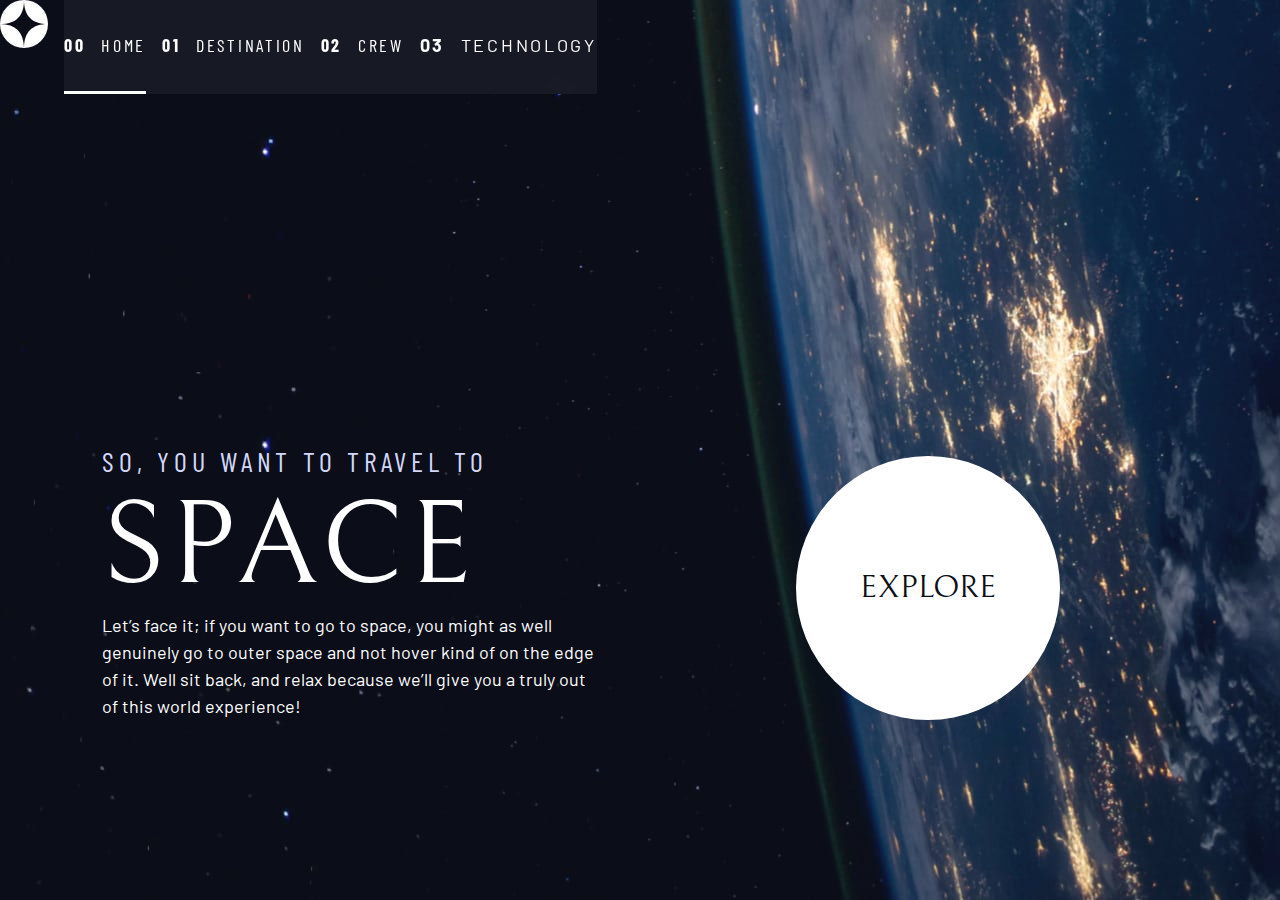
<file: starter-code/index.html>
<!DOCTYPE html>
<html lang="en">
  <head>
    <meta charset="UTF-8" />
    <meta name="viewport" content="width=device-width, initial-scale=1.0" />

    <link
      rel="icon"
      type="image/png"
      sizes="32x32"
      href="./assets/favicon-32x32.png"
    />
    <!-- Link to Our External CSS File -->
    <link rel="stylesheet" href="index.css" />
    <!-- -Google Fonts -->
    <link rel="preconnect" href="https://fonts.googleapis.com" />
    <link rel="preconnect" href="https://fonts.gstatic.com" crossorigin />
    <link
      href="https://fonts.googleapis.com/css2?family=Barlow+Condensed:wght@400;700&family=Barlow:wght@400;700&family=Bellefair&display=swap"
      rel="stylesheet"
    />
    <title>Frontend Mentor | Space tourism website</title>
    <script src="index.js" defer></script>
  </head>
  <body class="home">
    <header class="primary-header flex">
      <div>
        <img
          src="./assets/shared/logo.svg"
          alt="space tourism logo"
          class="logo"
        />
      </div>
      <!-- Button to Open & Close Navigation Panel -->
      <!-- ------------- Adding aria-controls for accessibility --------- -->
      <button
        class="mobile-nav-toggle"
        aria-controls="primary-navigation"
        aria-expanded="false"
      >
        <span class="sr-only">Menu</span>
      </button>
      <!-- My Navigation Panel -->
      <nav>
        <ul
          data-visible="false"
          class="primary-navigation underline-indicators flex uppercase"
        >
          <li class="active">
            <a
              class="ff-sans-cond text-white letter-spacing-2"
              href="index.html"
            >
              <span>00</span> Home</a
            >
          </li>
          <li>
            <a
              class="ff-sans-cond text-white letter-spacing-2"
              href="destination.html"
            >
              <span>01</span> Destination</a
            >
          </li>
          <li>
            <a class="ff-sans-cond text-white letter-spacing-2" href="crew.html"
              ><span>02</span> Crew</a
            >
          </li>
          <li>
            <a class="text-white letter-spacing-2" href="technology.html"
              ><span>03</span> Technology</a
            >
          </li>
        </ul>
      </nav>
    </header>
    <div class="grid-container grid-container--home">
      <div>
        <h1 class="text-light fs-500 ff-sans-cond uppercase letter-spacing-1">
          So, you want to travel to
          <span class="d-block fs-900 ff-serif text-white">Space</span>
        </h1>
        <p>
          Let’s face it; if you want to go to space, you might as well genuinely
          go to outer space and not hover kind of on the edge of it. Well sit
          back, and relax because we’ll give you a truly out of this world
          experience!
        </p>
      </div>
      <div>
        <a href="#" class="large-button uppercase ff-serif text-dark bg-white"
          >Explore</a
        >
      </div>
    </div>
  </body>
</html>
</file>
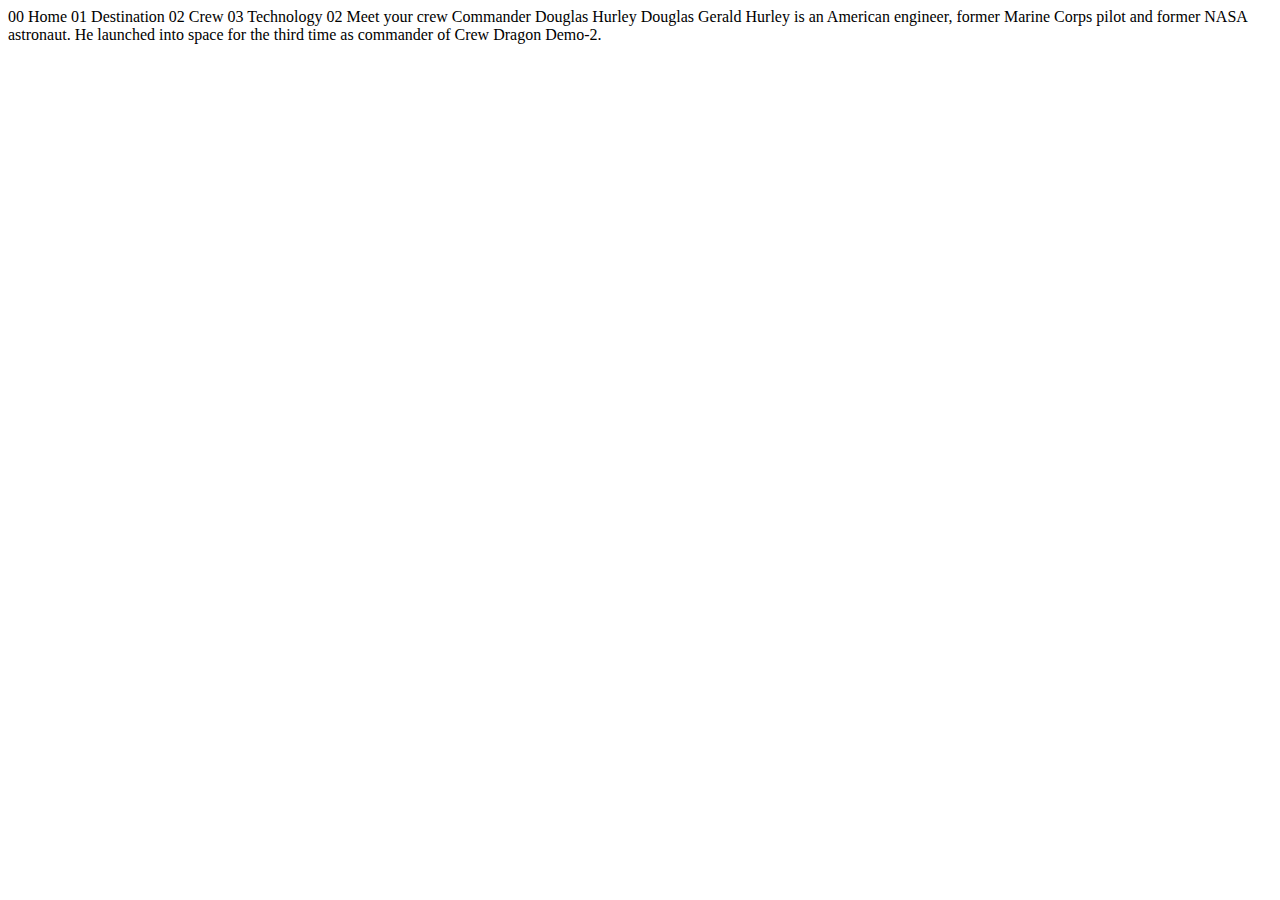
<file: starter-code/crew-commander.html>
<!DOCTYPE html>
<html lang="en">
<head>
  <meta charset="UTF-8">
  <meta name="viewport" content="width=device-width, initial-scale=1.0">

  <link rel="icon" type="image/png" sizes="32x32" href="./assets/favicon-32x32.png">
  
  <title>Frontend Mentor | Space tourism website</title>
</head>
<body>

  00 Home
  01 Destination
  02 Crew
  03 Technology

  02 Meet your crew

  Commander
  Douglas Hurley

  Douglas Gerald Hurley is an American engineer, former Marine Corps pilot 
  and former NASA astronaut. He launched into space for the third time as 
  commander of Crew Dragon Demo-2.
</body>
</html>
</file>
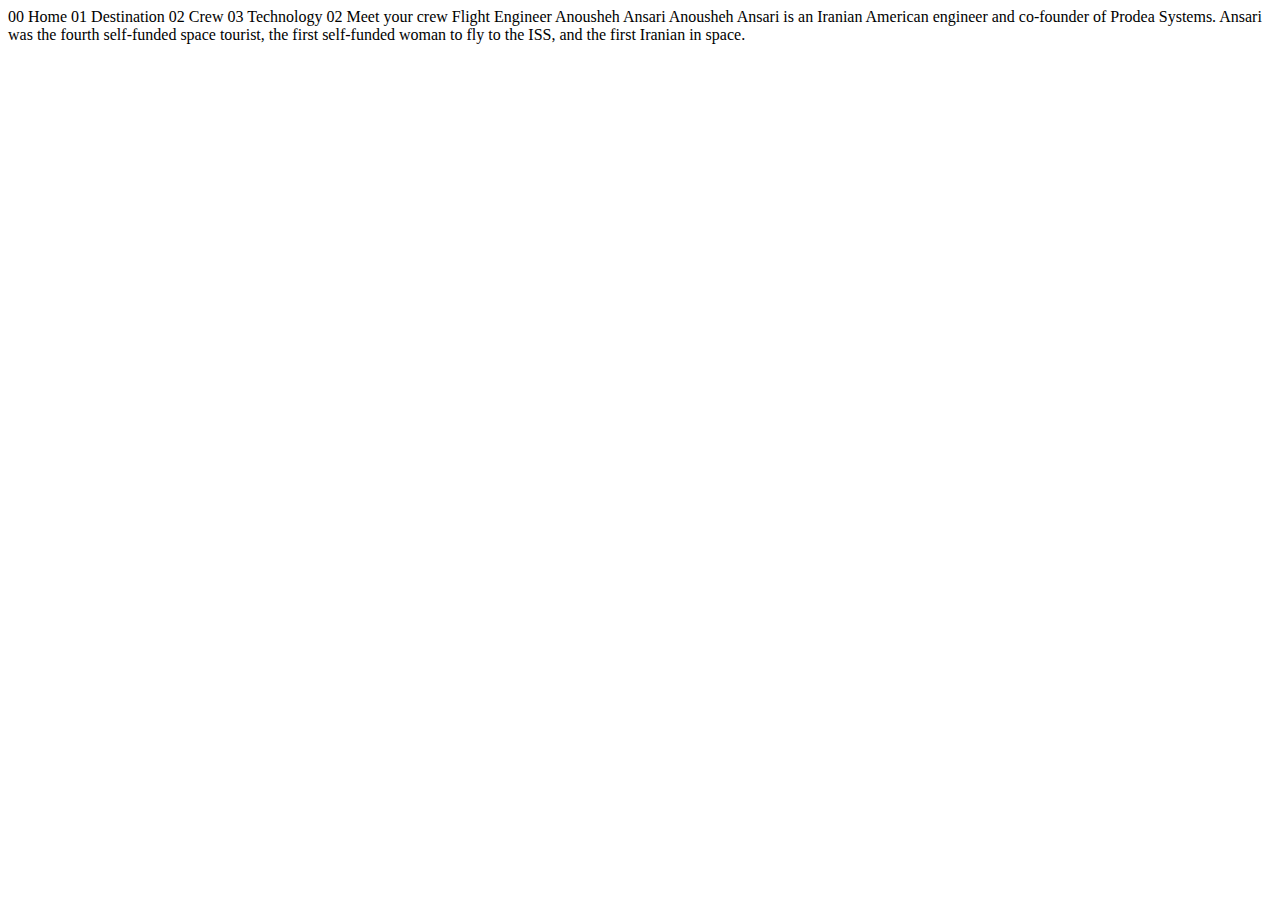
<file: starter-code/crew-engineer.html>
<!DOCTYPE html>
<html lang="en">
<head>
  <meta charset="UTF-8">
  <meta name="viewport" content="width=device-width, initial-scale=1.0">

  <link rel="icon" type="image/png" sizes="32x32" href="./assets/favicon-32x32.png">
  
  <title>Frontend Mentor | Space tourism website</title>
</head>
<body>

  00 Home
  01 Destination
  02 Crew
  03 Technology

  02 Meet your crew

  Flight Engineer
  Anousheh Ansari

  Anousheh Ansari is an Iranian American engineer and co-founder of Prodea Systems. 
  Ansari was the fourth self-funded space tourist, the first self-funded woman to 
  fly to the ISS, and the first Iranian in space. 
</body>
</html>
</file>
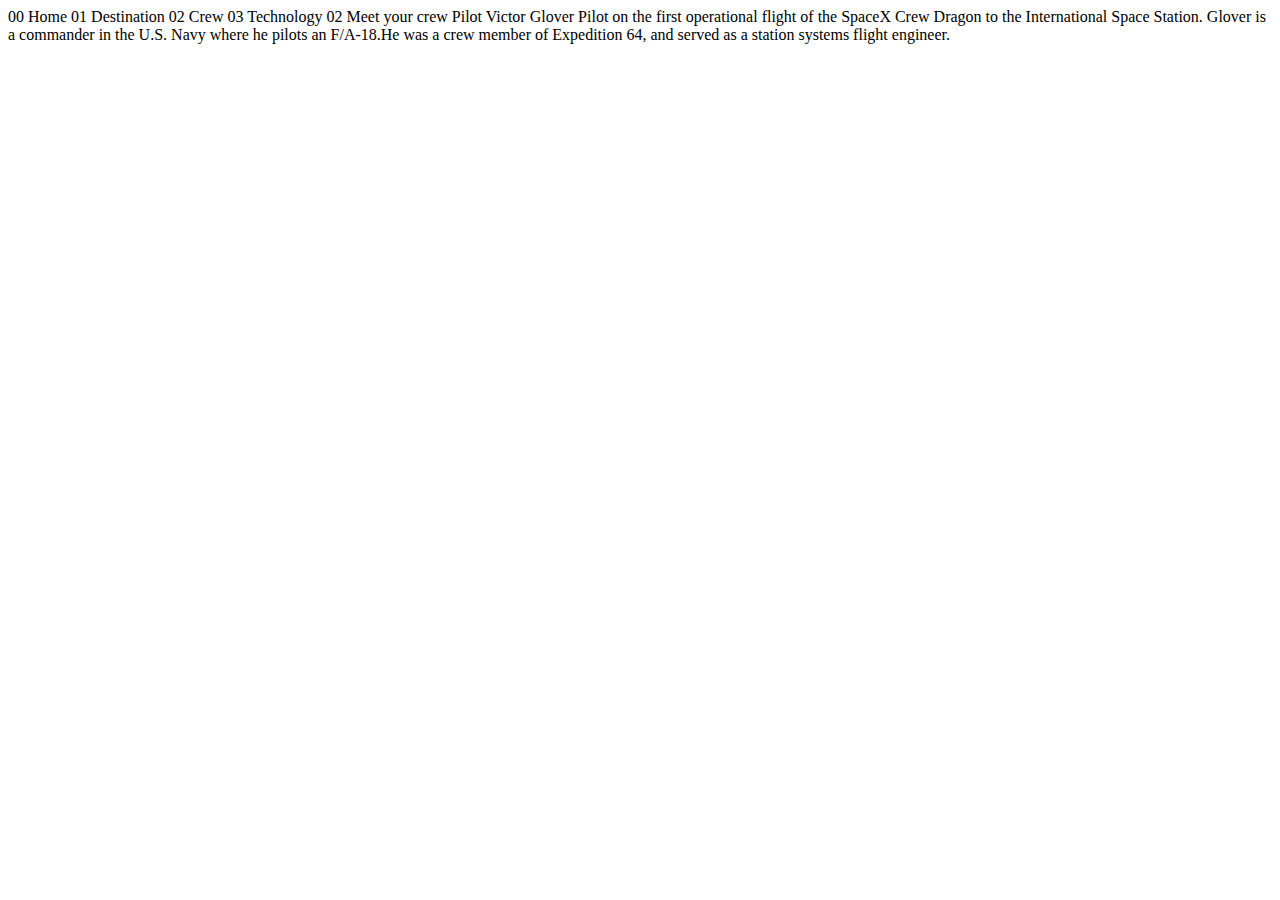
<file: starter-code/crew-pilot.html>
<!DOCTYPE html>
<html lang="en">
<head>
  <meta charset="UTF-8">
  <meta name="viewport" content="width=device-width, initial-scale=1.0">

  <link rel="icon" type="image/png" sizes="32x32" href="./assets/favicon-32x32.png">
  
  <title>Frontend Mentor | Space tourism website</title>
</head>
<body>

  00 Home
  01 Destination
  02 Crew
  03 Technology

  02 Meet your crew

  Pilot
  Victor Glover

  Pilot on the first operational flight of the SpaceX Crew Dragon to the 
  International Space Station. Glover is a commander in the U.S. Navy where 
  he pilots an F/A-18.He was a crew member of Expedition 64, and served as a 
  station systems flight engineer. 
</body>
</html>
</file>
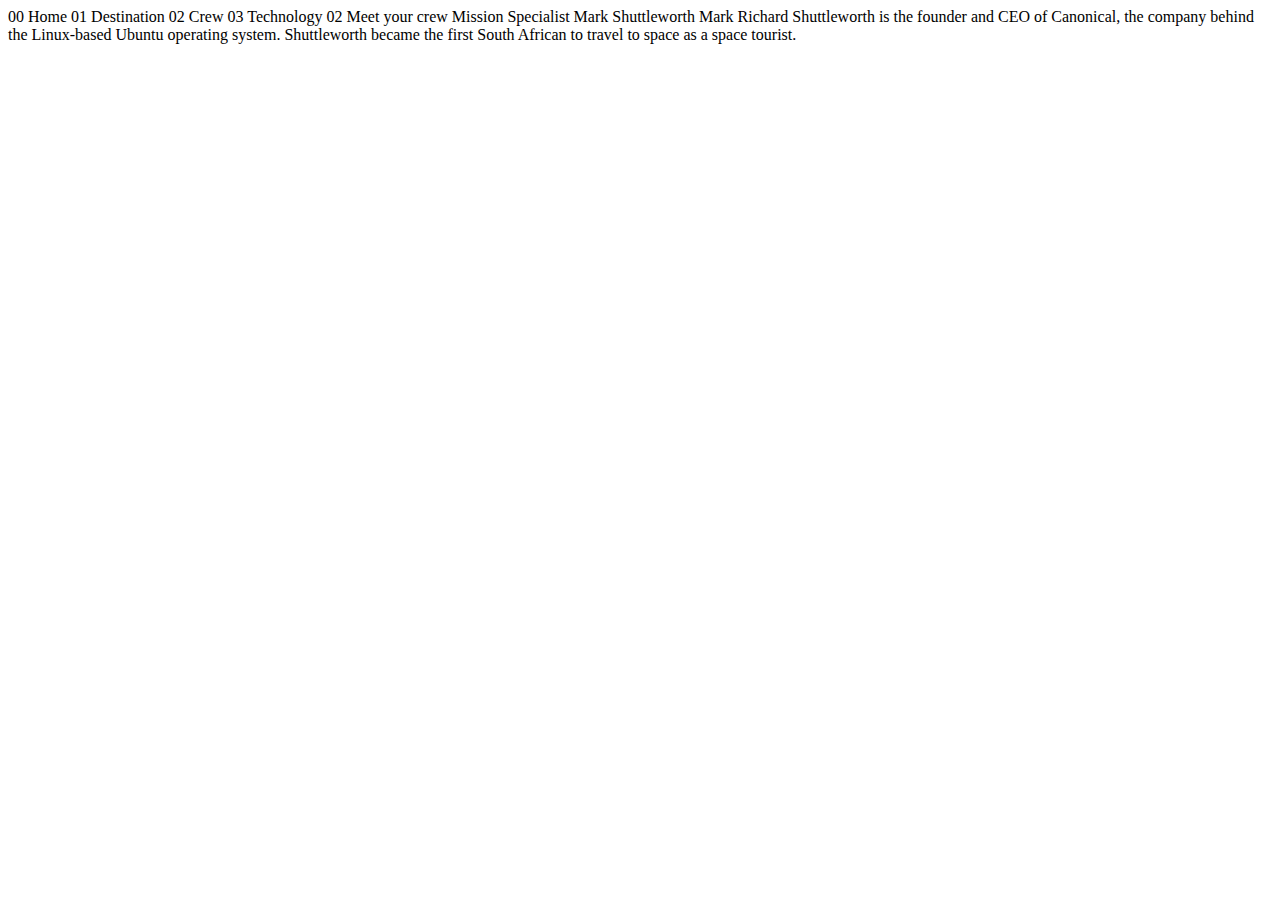
<file: starter-code/crew-specialist.html>
<!DOCTYPE html>
<html lang="en">
<head>
  <meta charset="UTF-8">
  <meta name="viewport" content="width=device-width, initial-scale=1.0">

  <link rel="icon" type="image/png" sizes="32x32" href="./assets/favicon-32x32.png">
  
  <title>Frontend Mentor | Space tourism website</title>
</head>
<body>

  00 Home
  01 Destination
  02 Crew
  03 Technology

  02 Meet your crew

  Mission Specialist
  Mark Shuttleworth

  Mark Richard Shuttleworth is the founder and CEO of Canonical, the company behind 
  the Linux-based Ubuntu operating system. Shuttleworth became the first South 
  African to travel to space as a space tourist.
</body>
</html>
</file>
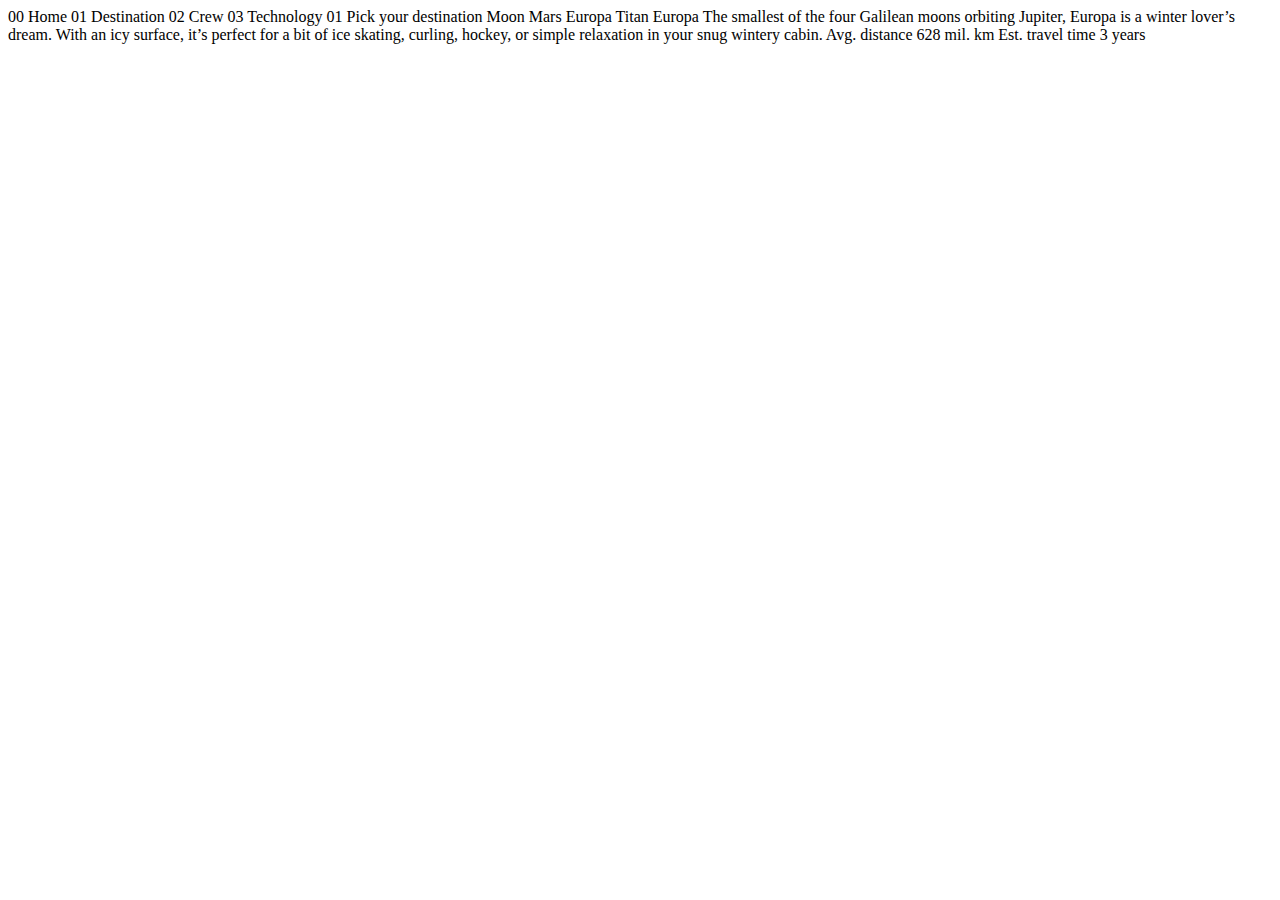
<file: starter-code/destination-europa.html>
<!DOCTYPE html>
<html lang="en">
<head>
  <meta charset="UTF-8">
  <meta name="viewport" content="width=device-width, initial-scale=1.0">

  <link rel="icon" type="image/png" sizes="32x32" href="./assets/favicon-32x32.png">
  
  <title>Frontend Mentor | Space tourism website</title>
</head>
<body>

  00 Home
  01 Destination
  02 Crew
  03 Technology

  01 Pick your destination

  Moon
  Mars
  Europa
  Titan

  Europa

  The smallest of the four Galilean moons orbiting Jupiter, Europa is a 
  winter lover’s dream. With an icy surface, it’s perfect for a bit of 
  ice skating, curling, hockey, or simple relaxation in your snug 
  wintery cabin.

  Avg. distance
  628 mil. km

  Est. travel time
  3 years
</body>
</html>
</file>
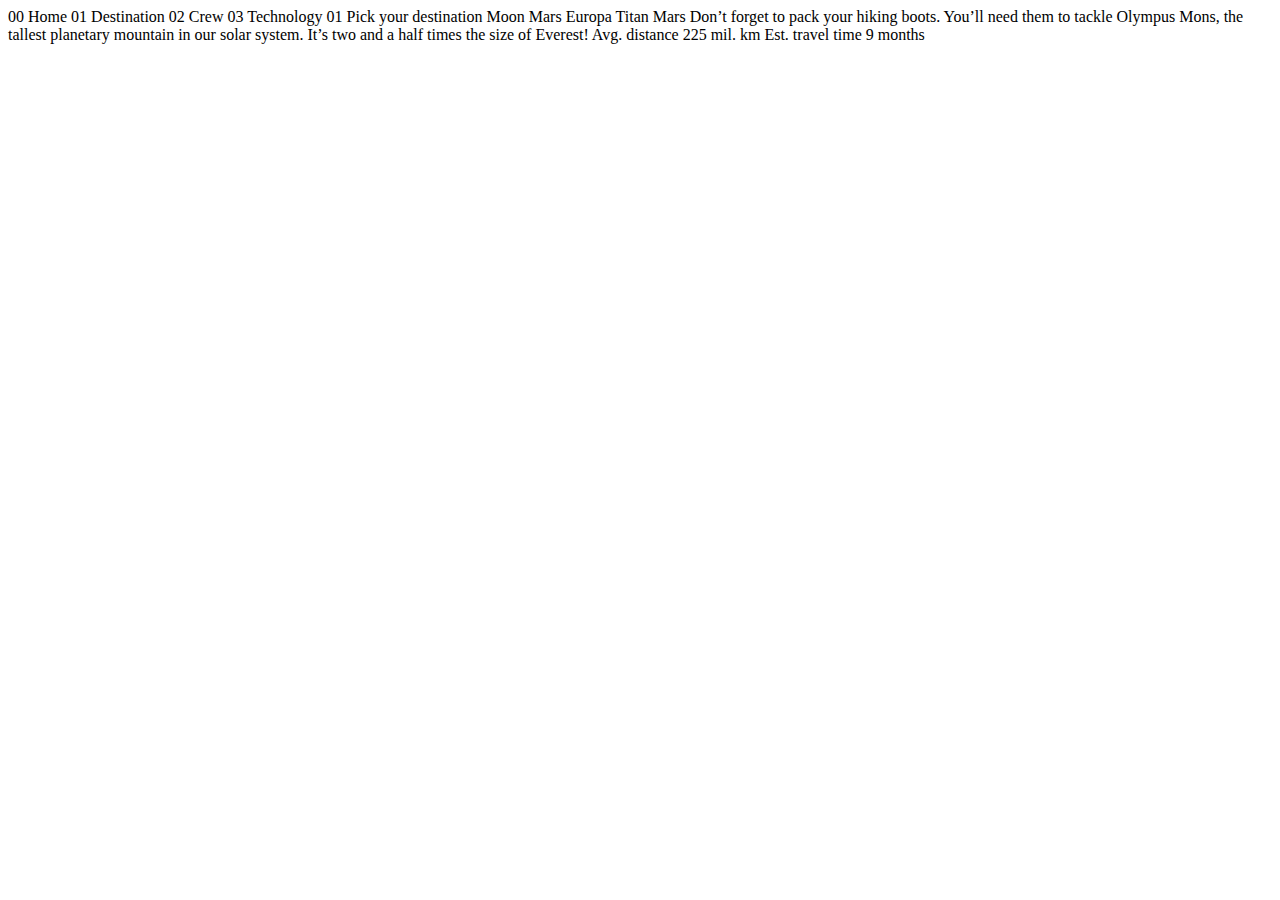
<file: starter-code/destination-mars.html>
<!DOCTYPE html>
<html lang="en">
<head>
  <meta charset="UTF-8">
  <meta name="viewport" content="width=device-width, initial-scale=1.0">

  <link rel="icon" type="image/png" sizes="32x32" href="./assets/favicon-32x32.png">
  
  <title>Frontend Mentor | Space tourism website</title>
</head>
<body>

  00 Home
  01 Destination
  02 Crew
  03 Technology

  01 Pick your destination

  Moon
  Mars
  Europa
  Titan

  Mars

  Don’t forget to pack your hiking boots. You’ll need them to tackle Olympus Mons, 
  the tallest planetary mountain in our solar system. It’s two and a half times 
  the size of Everest!

  Avg. distance
  225 mil. km

  Est. travel time
  9 months
</body>
</html>
</file>
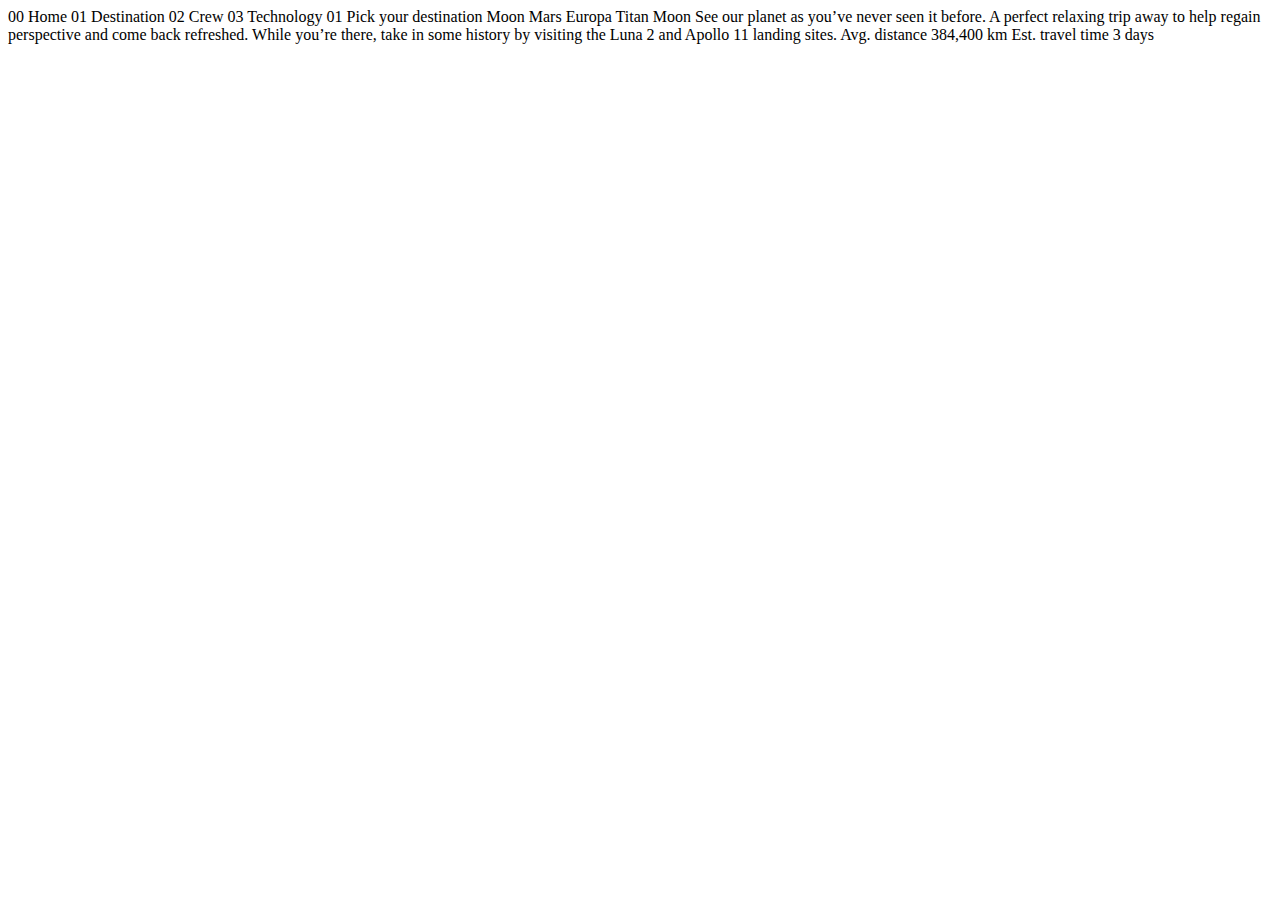
<file: starter-code/destination-moon.html>
<!DOCTYPE html>
<html lang="en">
<head>
  <meta charset="UTF-8">
  <meta name="viewport" content="width=device-width, initial-scale=1.0">

  <link rel="icon" type="image/png" sizes="32x32" href="./assets/favicon-32x32.png">
  
  <title>Frontend Mentor | Space tourism website</title>
</head>
<body>

  00 Home
  01 Destination
  02 Crew
  03 Technology

  01 Pick your destination

  Moon
  Mars
  Europa
  Titan

  Moon

  See our planet as you’ve never seen it before. A perfect relaxing trip away to help 
  regain perspective and come back refreshed. While you’re there, take in some history 
  by visiting the Luna 2 and Apollo 11 landing sites.

  Avg. distance
  384,400 km

  Est. travel time
  3 days
</body>
</html>
</file>
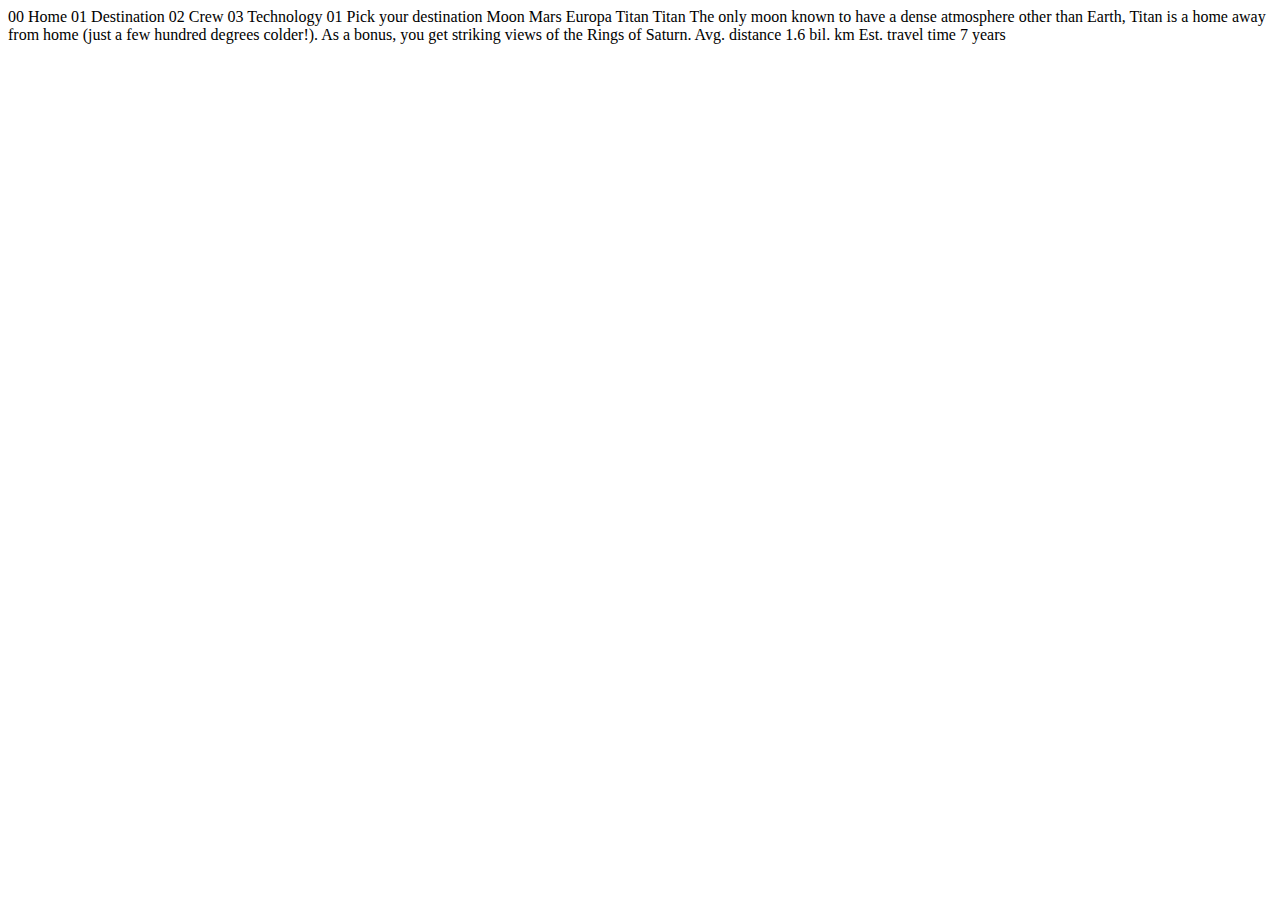
<file: starter-code/destination-titan.html>
<!DOCTYPE html>
<html lang="en">
<head>
  <meta charset="UTF-8">
  <meta name="viewport" content="width=device-width, initial-scale=1.0">

  <link rel="icon" type="image/png" sizes="32x32" href="./assets/favicon-32x32.png">
  
  <title>Frontend Mentor | Space tourism website</title>
</head>
<body>

  00 Home
  01 Destination
  02 Crew
  03 Technology

  01 Pick your destination

  Moon
  Mars
  Europa
  Titan

  Titan

  The only moon known to have a dense atmosphere other than Earth, Titan 
  is a home away from home (just a few hundred degrees colder!). As a 
  bonus, you get striking views of the Rings of Saturn.

  Avg. distance
  1.6 bil. km

  Est. travel time
  7 years
</body>
</html>
</file>
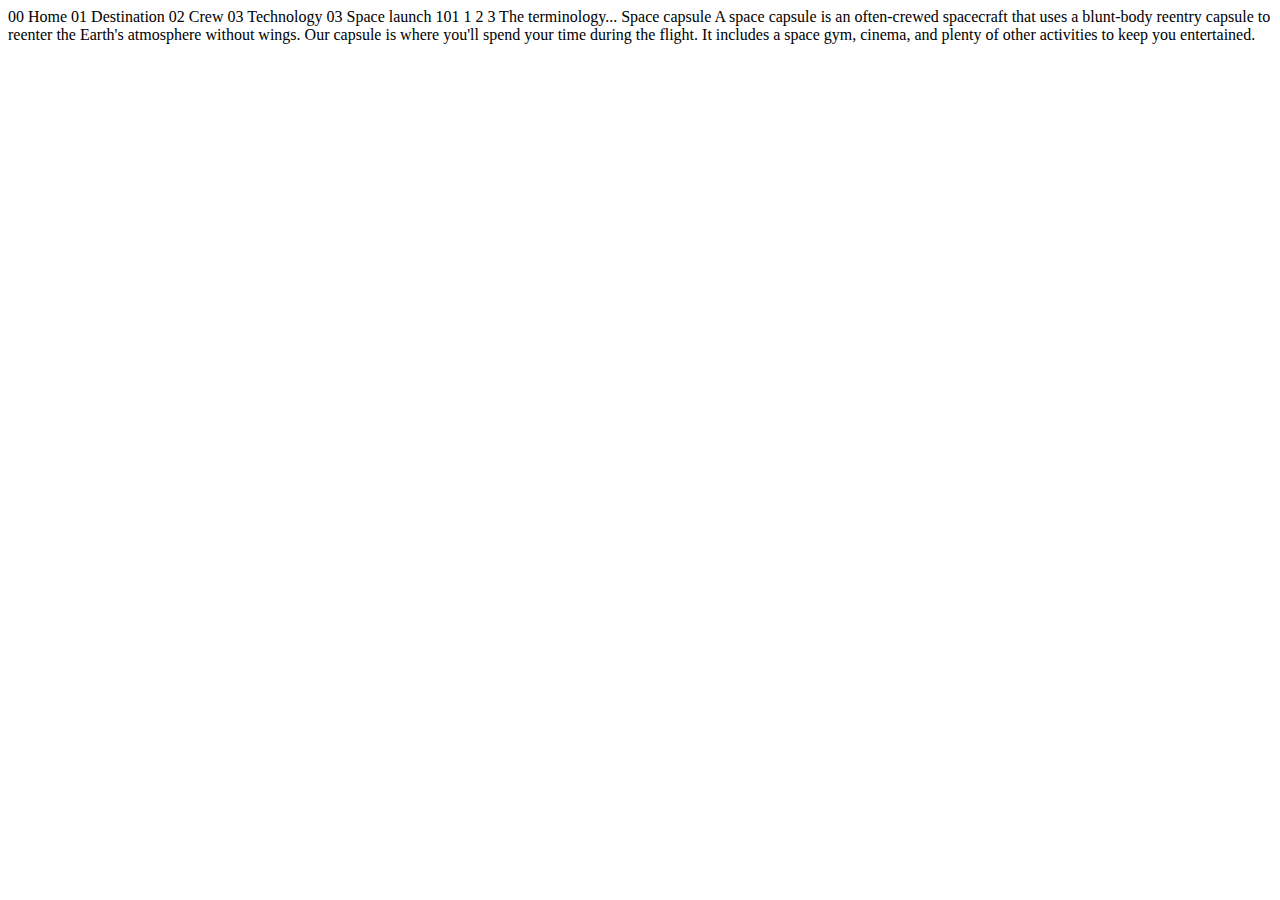
<file: starter-code/technology-capsule.html>
<!DOCTYPE html>
<html lang="en">
<head>
  <meta charset="UTF-8">
  <meta name="viewport" content="width=device-width, initial-scale=1.0">

  <link rel="icon" type="image/png" sizes="32x32" href="./assets/favicon-32x32.png">
  
  <title>Frontend Mentor | Space tourism website</title>
</head>
<body>

  00 Home
  01 Destination
  02 Crew
  03 Technology

  03 Space launch 101

  1
  2
  3

  The terminology...
  Space capsule

  A space capsule is an often-crewed spacecraft that uses a blunt-body reentry 
  capsule to reenter the Earth's atmosphere without wings. Our capsule is where 
  you'll spend your time during the flight. It includes a space gym, cinema, 
  and plenty of other activities to keep you entertained.
</body>
</html>
</file>
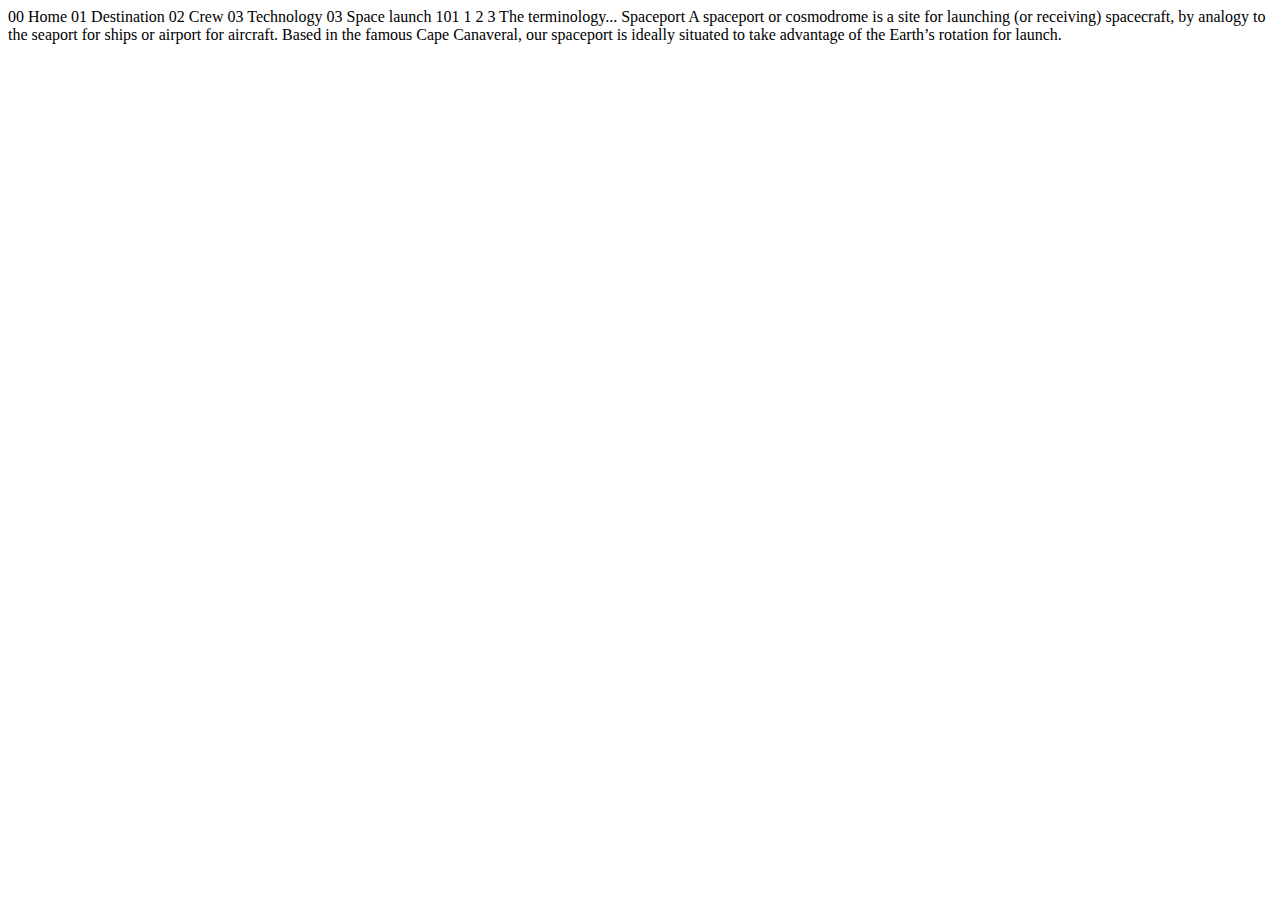
<file: starter-code/technology-spaceport.html>
<!DOCTYPE html>
<html lang="en">
<head>
  <meta charset="UTF-8">
  <meta name="viewport" content="width=device-width, initial-scale=1.0">

  <link rel="icon" type="image/png" sizes="32x32" href="./assets/favicon-32x32.png">
  
  <title>Frontend Mentor | Space tourism website</title>
</head>
<body>

  00 Home
  01 Destination
  02 Crew
  03 Technology

  03 Space launch 101

  1
  2
  3

  The terminology...
  Spaceport

  A spaceport or cosmodrome is a site for launching (or receiving) spacecraft, 
  by analogy to the seaport for ships or airport for aircraft. Based in the 
  famous Cape Canaveral, our spaceport is ideally situated to take advantage 
  of the Earth’s rotation for launch.
</body>
</html>
</file>
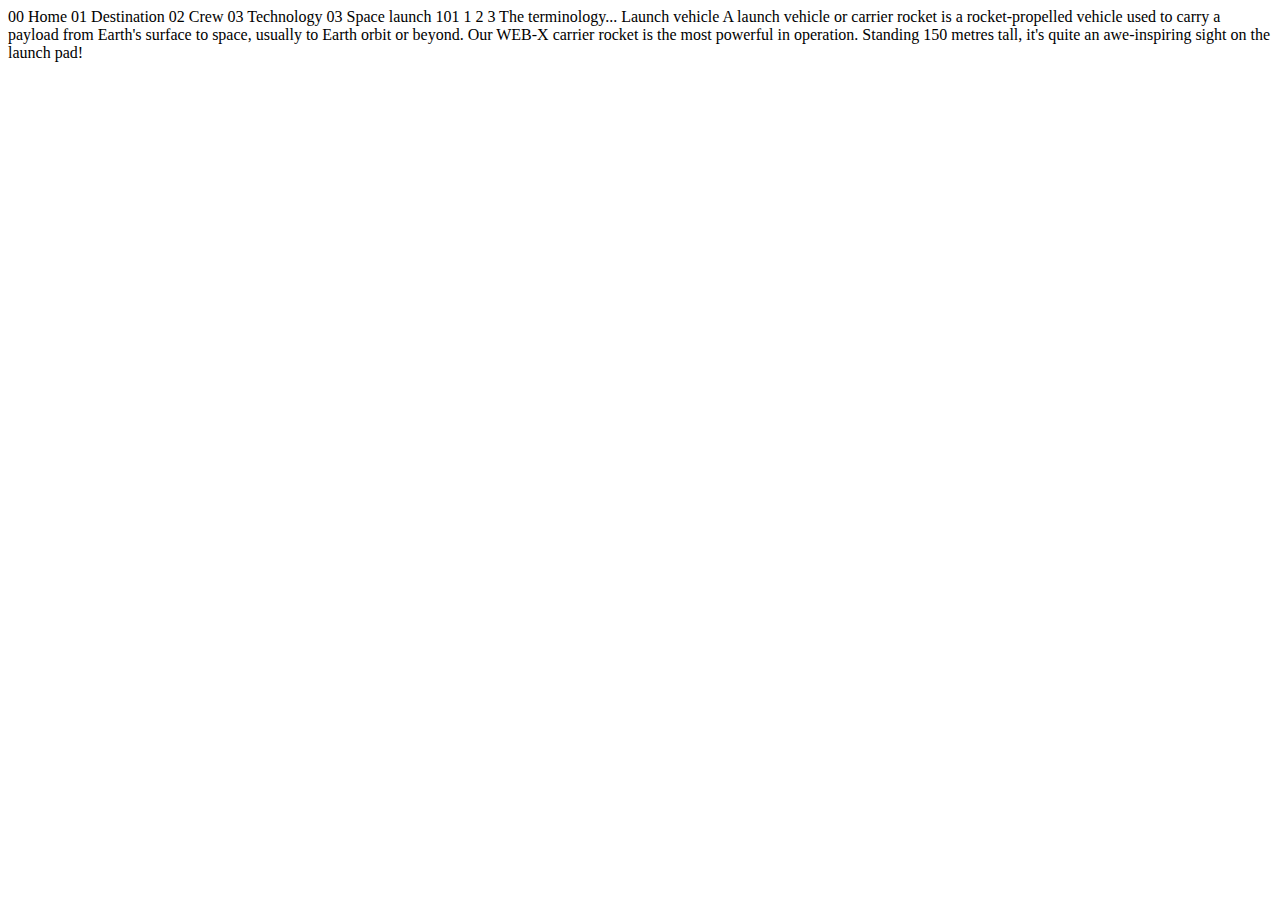
<file: starter-code/technology-vehicle.html>
<!DOCTYPE html>
<html lang="en">
<head>
  <meta charset="UTF-8">
  <meta name="viewport" content="width=device-width, initial-scale=1.0">

  <link rel="icon" type="image/png" sizes="32x32" href="./assets/favicon-32x32.png">
  
  <title>Frontend Mentor | Space tourism website</title>
</head>
<body>

  00 Home
  01 Destination
  02 Crew
  03 Technology

  03 Space launch 101

  1
  2
  3

  The terminology...
  Launch vehicle

  A launch vehicle or carrier rocket is a rocket-propelled vehicle used to carry a 
  payload from Earth's surface to space, usually to Earth orbit or beyond. Our 
  WEB-X carrier rocket is the most powerful in operation. Standing 150 metres tall, 
  it's quite an awe-inspiring sight on the launch pad!
</body>
</html>
</file>
<file: starter-code/index.css>
/* Reference For CSS Style Resets */
/* https://piccalil.li/blog/a-modern-css-reset/ */

/* -------------------------- */
/* Custom Properties */
/* -------------------------- */

:root {
  /* ---Colors------- */
  --color-dark: 230 35% 7%;
  --color-light: 231 77% 90%;
  --color-white: 0 0% 100%;
  /* ---- fonts ------ */
  /* The bigger the font-weight,the bigger the font-size */
  /* The smaller the font-weights,the smaller the font-size */
  /* Font-weights Representing Font Sizes */
  /* ----- Smallest Font Sizes For Mobile Design ------ */
  /* ------- Later will be reset when screen size increases ------ */
  --fs-900: clamp(5rem, 8vw + 1rem, 9.375rem);
  --fs-800: 3.5rem;
  --fs-700: 1.5rem;
  --fs-600: 1rem;
  --fs-500: 1.75rem;
  --fs-400: 0.9375rem;
  --fs-300: 1rem;
  --fs-200: 0.875rem;
  /* ---- font family ------- */
  --ff-serif: "Bellefair", serif;
  --ff-sans-cond: "Barlow Condensed", sans-serif;
  --ff-sans-normal: "Barlow", sans-serif;
}

/* ----- Font Sizes in Tablet Layout ------ */
@media (min-width: 35em) {
  :root {
    --fs-800: 5rem;
    --fs-700: 2.5rem;
    --fs-600: 1.5rem;
    --fs-400: 1rem;
  }
}

/* ---- Font Sizes in Full Width Layout ---- */
@media (min-width: 45em) {
  /* ----- Font Sizes For Our Bigger Screen Sizes ---------- */
  :root {
    --fs-800: 6.25rem;
    --fs-700: 3.5rem;
    --fs-600: 2rem;
    --fs-400: 1.125rem;
  }
}

/* -------------------------- */
/* Reset Styles */
/* -------------------------- */

/* Box Sizing Reset */

*,
*::before,
*::after {
  box-sizing: border-box;
}

/* Reset Margins */
body,
h1,
h2,
h3,
h4,
h5,
p,
picture,
figure {
  margin: 0;
}
/* Default Font Weight */
h1,
h2,
h3,
h4,
h5,
h6,
p {
  font-weight: 400;
}

/* Set up body styles */
body {
  font-family: var(--ff-sans-normal);
  font-size: var(--fs-400);
  background-color: hsl(var(--color-dark));
  color: hsl(var(--color-white));
  line-height: 1.5;
  min-height: 100vh;
  /* ------ Entire Page is Grid ------ */
  display: grid;
  grid-template-rows: min-content 1fr;
  overflow-x: hidden;
}

/* Make images easier to work with */
img,
picture {
  max-width: 100%;
  display: block;
}

/* make form elements easier to work with */
input,
button,
textarea,
select {
  font: inherit;
}

/* remove animations for people who have turned them off */
/* has to do with accessibility & provide a nice user experience to users */
@media (prefers-reduced-motion: reduce) {
  *,
  *::before,
  *::after {
    animation-duration: 0.01ms !important;
    animation-iteration-count: 1 !important;
    transition-duration: 0.01ms !important;
    scroll-behavior: auto !important;
  }
}

/* -------------------------- */
/* ---- General -------------- */
/* Utility Classes - Reusable Styles */

.flex {
  display: flex;
  /* background: red; */
  gap: var(--gap, 1rem);
}

/* .flex.even-columns > * {
  width: 100%;
  outline: 1px solid limegreen;
} */

.grid {
  display: grid;
  gap: var(--gap, 1rem);
}

/* ------- Modern Way Of Adding Spacing ----------------- */
/* .flow > * + * {
  margin-top: 1rem;
  outline: 1px solid red;
} */

/* Alternative Syntax */
/* --- Select Everything Except First Child --- */
/* Using where syntax to remove specificity of selectors so 
that we can overwrite styles when necessary */
.flow > *:where(:not(:first-child)) {
  margin-top: var(--flow-space, 1rem);
  /* outline: 1px solid red; */
}
/* -------------- Spacing End -------------------- */

.container {
  /* Horizontal padding - left & right */
  padding-inline: 2em;
  margin-inline: auto;
  max-width: 80rem;
}

/* Layout the content */
/*  */
.grid-container {
  display: grid;
  text-align: center;
  /* To Align the Children to the Center Of The Screen Separately */
  place-items: center;
  /* ------ Left & Right Padding ------ */
  padding-inline: 1rem;
}

/* Select Every Thing Inside Grid Container Class */
.grid-container * {
  /* Content Of Width Limited to Fifty Characters */
  max-width: 50ch;
}

/* ---- Making an Element as a Block Level ------*/
.d-block {
  display: block;
}

/* Media Query For Postioning based on Screen Size 45rem & Above */

@media (min-width: 45rem) {
  .grid-container {
    text-align: left;
    /* Gap between the columns to avoid overlapping */
    column-gap: var(--container-gap, 2rem);
    /* Using minmax to define that the element child can range from 0 to 40rem based on screen size */
    grid-template-columns: minmax(2rem, 1fr) repeat(2, minmax(0, 40rem)) minmax(
        2rem,
        1fr
      );
  }
  /* Where first child will be the column 2  */
  .grid-container > *:first-child {
    grid-column: 2;
  }
  /* Last div child will be column 3 */
  .grid-container > *:last-child {
    grid-column: 3;
  }

  .grid-container--home {
    /* Takes the bigger of the two depending on screen sizes & lock that value */
    padding-bottom: max(6rem, 20vh);
    align-items: end;
  }
}

/* Screen Reader Only Styles (Visibility Hidden) */
.sr-only {
  position: absolute;
  width: 1px;
  height: 1px;
  padding: 0;
  margin: -1px;
  overflow: hidden;
  clip: rect(0, 0, 0, 0);
  white-space: nowrap;
  border: 0;
}

/* Colors  (All are Utility Classes (Reusable Styles)
*/
.bg-dark {
  background-color: hsl(var(--color-dark));
}
.bg-light {
  background-color: hsl(var(--color-light));
}
.bg-white {
  background-color: hsl(var(--color-white));
}

/* Text Colors */
.text-dark {
  color: hsl(var(--color-dark));
}
.text-light {
  color: hsl(var(--color-light));
}
.text-white {
  color: hsl(var(--color-white));
}

/* ----- typography styles ------- */

/* ------utility classes for font families */
.ff-serif {
  font-family: var(--ff-serif);
}
.ff-sans-cond {
  font-family: var(--ff-sans-cond);
}
.ff-sans-normal {
  font-family: var(--ff-sans-normal);
}

/* ---- utility classes for letter spacing ----- */
.letter-spacing-1 {
  letter-spacing: 4.75px;
}
.letter-spacing-2 {
  letter-spacing: 2.7px;
}
.letter-spacing-3 {
  letter-spacing: 2.35px;
}
/* --- Utility class for uppercase letter */
.uppercase {
  text-transform: uppercase;
}

/* ----- Utility Classes for Font Sizes based on Font Weights ----------- */
.fs-900 {
  font-size: var(--fs-900);
}
.fs-800 {
  font-size: var(--fs-800);
}
.fs-700 {
  font-size: var(--fs-700);
}
.fs-600 {
  font-size: var(--fs-600);
}
.fs-500 {
  font-size: var(--fs-500);
}
.fs-400 {
  font-size: var(--fs-400);
}
.fs-300 {
  font-size: var(--fs-300);
}
.fs-200 {
  font-size: var(--fs-200);
}

/* ----- Utility Styles for Line Height ------------------ */
.fs-900,
.fs-800,
.fs-700,
.fs-600 {
  line-height: 1.1;
}

/* ---------- Utility Class For Numbered Titles --------------- */

.numbered-titles {
  font-family: var(--ff-sans-cond);
  font-size: var(--fs-500);
  text-transform: uppercase;
  letter-spacing: 4.72px;
}

/* Targeting Span Within Scope Of .numbered-titles class */
.numbered-titles span {
  margin-right: 0.5em;
  font-weight: 700;
  color: hsl(var(--color-white) / 0.25);
}

/* -------------------------- */
/* Utility Styles For Components (Interactive Elements) */
/* -------------------------- */

.large-button {
  font-size: 2rem;
  position: relative;
  z-index: 1;
  /* Why Grid */
  display: inline-grid;
  align-items: center;
  border-radius: 50%;
  padding: 0 2em;
  aspect-ratio: 1;
  text-decoration: none;
}

/* Animating the Explore Button */
/* Why we Added this After Logic */
.large-button::after {
  content: "";
  position: absolute;
  z-index: -1;
  width: 100%;
  height: 100%;
  background: hsl(var(--color-white) / 0.15);
  transition: opacity 500ms linear, transform 750ms ease-in-out;
  border-radius: 50%;
  opacity: 0;
}

/* Adding Animation to Button On Hover */
.large-button:hover::after,
.large-button:focus::after {
  transform: scale(1.5);
  opacity: 1;
}

/* ---- Navigation Panel------ */
/* Default Styles For Navigation */
.primary-navigation {
  /* Vertical Padding */
  --underline-gap: 2rem;
  list-style: none;
  background: hsl(var(--color-white) / 0.05);
  /* backdrop-filter: blur(1.5rem); */
  /* Get rid of Default Margins & Padding For Ul Elements */
  /* Min - Takes the Smallest Of Two Values Depending On Screen Size  */
  padding: 0 0;
  margin: 0;
}

.mobile-nav-toggle {
  display: none;
}

/* Alternative Where Backdrop Filter is Not Supported By Certain Browsers */
@supports (backdrop-filter: blur(1.5rem)) {
  .primary-navigation {
    background: hsl(var(--color-white) / 0.05);
    backdrop-filter: blur(1.5rem);
  }
}

/* Styling Navigation For Mobile Specific Screen Sizes */
@media (max-width: 35rem) {
  .primary-navigation {
    /* Vertical Padding */
    --underline-gap: 0.5rem;
    flex-direction: column;
    position: fixed;
    z-index: 8;
    inset: 0 0 0 30%;
    list-style: none;
    transform: translateX(100%);
    /* Get rid of Default Margins & Padding For Ul Elements */
    /* Min - Takes the Smallest Of Two Values Depending On Screen Size  */
    padding: min(20rem, 15vh) 2rem;
    margin: 0;
    transition: transform 500ms ease-in-out;
  }
  .primary-navigation[data-visible="true"] {
    transform: translateX(0);
  }
  /* Specificity */
  .primary-navigation.underline-indicators > .active {
    border: 0;
  }

  .mobile-nav-toggle {
    display: block;
    position: absolute;
    z-index: 50;
    right: 1rem;
    top: 2rem;
    background: transparent;
    background-image: url(./assets/shared/icon-hamburger.svg);
    background-repeat: no-repeat;
    width: 1.5rem;
    aspect-ratio: 1;
    border: 0;
  }
}

/* ------- Styling Anchor Elements Within Scope Of Ul Element ------ */
.primary-navigation a {
  text-decoration: none;
}

/* -------- Targeting Span Element Within Scope Of Ul & a(anchor) Element ----------- */
.primary-navigation a > span {
  font-weight: 700;
  margin-right: 0.5em;
}

/* ----- Underline Indicators -----  */
/* ----- Common Styling For Navigation & Tab Components ----- */
/* ------ Select Every Direct Child Of Specified Selector Class & Apply Styles ------- */
/* Default Setup */
.underline-indicators > * {
  /* reset Borders if there are any for our element */
  border: 0;
  cursor: pointer;
  /* ---- Add Border But make it Invisible by Setting Opacity to Zero ------ */
  border-bottom: 0.2rem solid hsl(var(--color-white) / 0);
  /* Padding top,bottom & left&right - 0 */
  /* Adding a Custom Variable For Vertical Gap that Defaults to 1rem */
  padding: var(--underline-gap, 1rem) 0;
}
/* All Direct Descendents Of Ul Upon Hover & Focus */
.underline-indicators > *:hover,
.underline-indicators > *:focus {
  border-color: hsl(var(--color-white) / 0.5);
}

/* Target the Elements that has a class of active with in scope of Ul element  */
.underline-indicators > .active,
/* Apply White Bottom Border to any Element that has a Property of aria-selected set to true */
.underline-indicators > [aria-selected="true"] {
  color: hsl(var(--color-white) / 1);
  border-color: hsl(var(--color-white) / 1);
}

.tab-indicators {
  /* --- Resetting the Flex Gap Property --- */
  --gap: 3rem;
}

/* ----- Dot Indicators ------ */
/* Select every lement within scope of dot indicators class */
.dot-indicators > * {
  cursor: pointer;
  /* reset borders */
  border: 0;
  border-radius: 50%;
  padding: 0.5em;
  background-color: hsl(var(--color-white) / 0.25);
}

/* ----- Styles Upon Hover & Focus Of Buttons --------- */

.dot-indicators > *:hover,
.dot-indicators > *:focus {
  background-color: hsl(var(--color-white) / 0.5);
}

/* ----- Styles When button element is selected (aria-selected status set to true) --------- */
.dot-indicators > [aria-selected="true"] {
  background-color: hsl(var(--color-white) / 1);
}

/* ----- number Indicators ------ */
/* Select every lement within scope of number indicators class */
.number-indicators > * {
  cursor: pointer;

  border: 0;
  border-radius: 50%;
  padding: 2em;
}

/* ----------------------- */
/* ------------- Page Specific Background Styles -------- */
/* ----------------------- */
body {
  background-size: cover;
  background-position: bottom center;
}
/* ----- Home Page ---------*/
.home {
  background-image: url(./assets/home/background-home-mobile.jpg);
}

/* -------------- Images Based On Screen Sizes --------- */
/* Tablet Size */
@media (min-width: 35rem) {
  .home {
    background-position: center center;
    background-image: url(./assets/home/background-home-tablet.jpg);
  }
}

/* Desktop Size */
@media (min-width: 45rem) {
  .home {
    background-image: url(./assets/home/background-home-desktop.jpg);
  }
}
</file>
